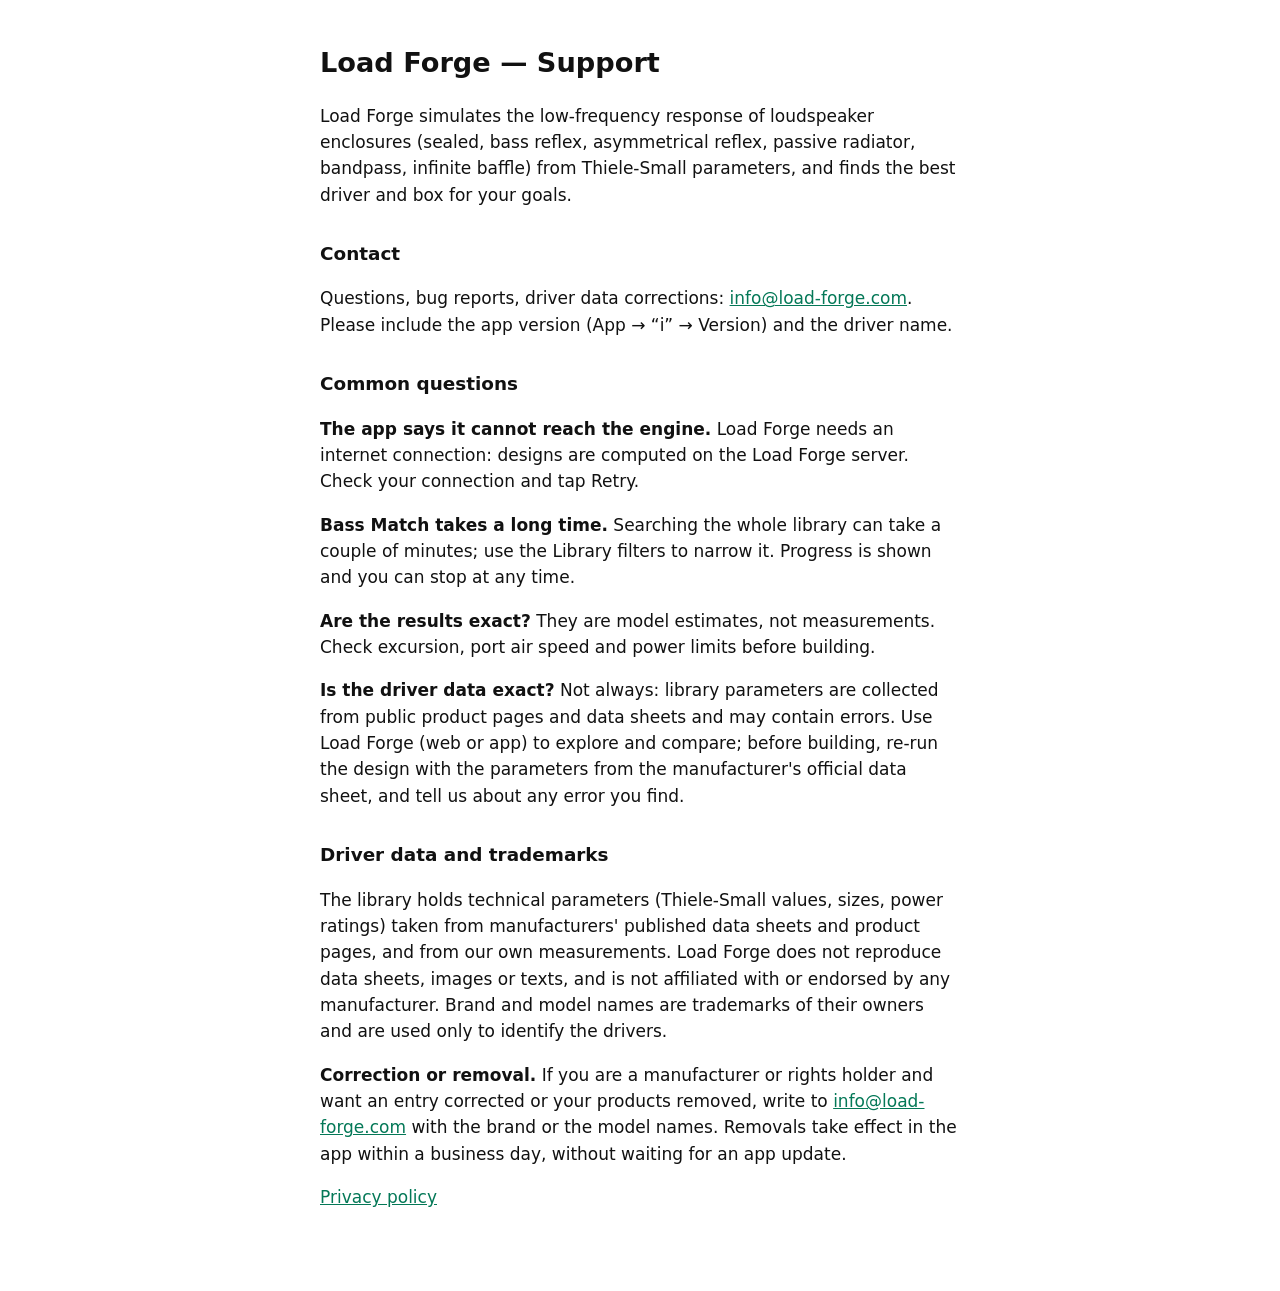
<file: index.html>
<!doctype html>
<html lang="en"><head><meta charset="utf-8"><meta name="viewport" content="width=device-width,initial-scale=1">
<title>Load Forge Support</title><link rel="stylesheet" href="style.css"></head>
<body>
<h1>Load Forge — Support</h1>
<p>Load Forge simulates the low-frequency response of loudspeaker enclosures (sealed, bass reflex, asymmetrical reflex, passive radiator, bandpass, infinite baffle) from Thiele-Small parameters, and finds the best driver and box for your goals.</p>
<h2>Contact</h2>
<p>Questions, bug reports, driver data corrections: <a href="mailto:info@load-forge.com">info@load-forge.com</a>. Please include the app version (App → “i” → Version) and the driver name.</p>
<h2>Common questions</h2>
<p><strong>The app says it cannot reach the engine.</strong> Load Forge needs an internet connection: designs are computed on the Load Forge server. Check your connection and tap Retry.</p>
<p><strong>Bass Match takes a long time.</strong> Searching the whole library can take a couple of minutes; use the Library filters to narrow it. Progress is shown and you can stop at any time.</p>
<p><strong>Are the results exact?</strong> They are model estimates, not measurements. Check excursion, port air speed and power limits before building.</p>
<p><strong>Is the driver data exact?</strong> Not always: library parameters are collected from public product pages and data sheets and may contain errors. Use Load Forge (web or app) to explore and compare; before building, re-run the design with the parameters from the manufacturer's official data sheet, and tell us about any error you find.</p>
<h2>Driver data and trademarks</h2>
<p>The library holds technical parameters (Thiele-Small values, sizes, power ratings) taken from manufacturers' published data sheets and product pages, and from our own measurements. Load Forge does not reproduce data sheets, images or texts, and is not affiliated with or endorsed by any manufacturer. Brand and model names are trademarks of their owners and are used only to identify the drivers.</p>
<p><strong>Correction or removal.</strong> If you are a manufacturer or rights holder and want an entry corrected or your products removed, write to <a href="mailto:info@load-forge.com">info@load-forge.com</a> with the brand or the model names. Removals take effect in the app within a business day, without waiting for an app update.</p>
<p><a href="privacy.html">Privacy policy</a></p>
</body></html>
</file>
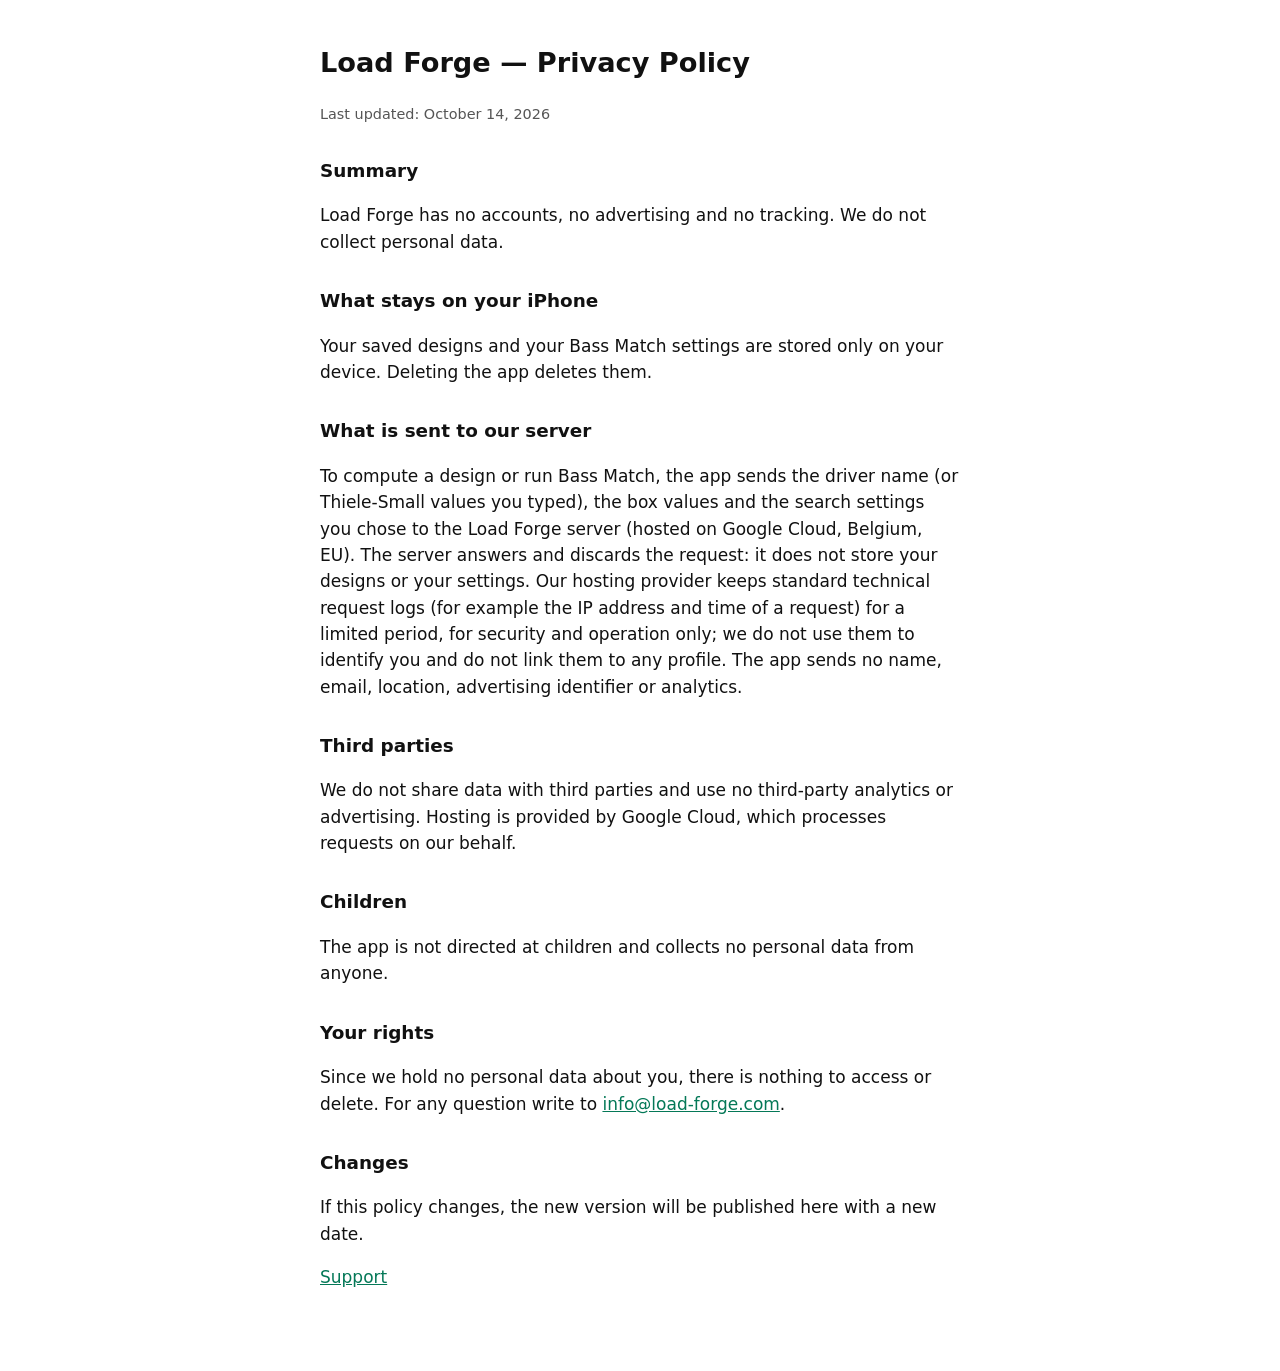
<file: privacy.html>
<!doctype html>
<html lang="en"><head><meta charset="utf-8"><meta name="viewport" content="width=device-width,initial-scale=1">
<title>Load Forge Privacy Policy</title><link rel="stylesheet" href="style.css"></head>
<body>
<h1>Load Forge — Privacy Policy</h1>
<p class="muted">Last updated: October 14, 2026</p>
<h2>Summary</h2>
<p>Load Forge has no accounts, no advertising and no tracking. We do not collect personal data.</p>
<h2>What stays on your iPhone</h2>
<p>Your saved designs and your Bass Match settings are stored only on your device. Deleting the app deletes them.</p>
<h2>What is sent to our server</h2>
<p>To compute a design or run Bass Match, the app sends the driver name (or Thiele-Small values you typed), the box values and the search settings you chose to the Load Forge server (hosted on Google Cloud, Belgium, EU). The server answers and discards the request: it does not store your designs or your settings. Our hosting provider keeps standard technical request logs (for example the IP address and time of a request) for a limited period, for security and operation only; we do not use them to identify you and do not link them to any profile. The app sends no name, email, location, advertising identifier or analytics.</p>
<h2>Third parties</h2>
<p>We do not share data with third parties and use no third-party analytics or advertising. Hosting is provided by Google Cloud, which processes requests on our behalf.</p>
<h2>Children</h2>
<p>The app is not directed at children and collects no personal data from anyone.</p>
<h2>Your rights</h2>
<p>Since we hold no personal data about you, there is nothing to access or delete. For any question write to <a href="mailto:info@load-forge.com">info@load-forge.com</a>.</p>
<h2>Changes</h2>
<p>If this policy changes, the new version will be published here with a new date.</p>
<p><a href="index.html">Support</a></p>
</body></html>
</file>
<file: style.css>
:root{--bg:#fff;--fg:#111;--muted:#555;--accent:#047857}
@media (prefers-color-scheme:dark){:root{--bg:#000;--fg:#f3f4f6;--muted:#9ca3af;--accent:#34d399}}
body{background:var(--bg);color:var(--fg);font:17px/1.55 -apple-system,system-ui,sans-serif;margin:0 auto;padding:24px 16px 64px;max-width:640px}
h1{font-size:1.7rem}h2{font-size:1.15rem;margin-top:2rem}a{color:var(--accent)}.muted{color:var(--muted);font-size:.9rem}
</file>
